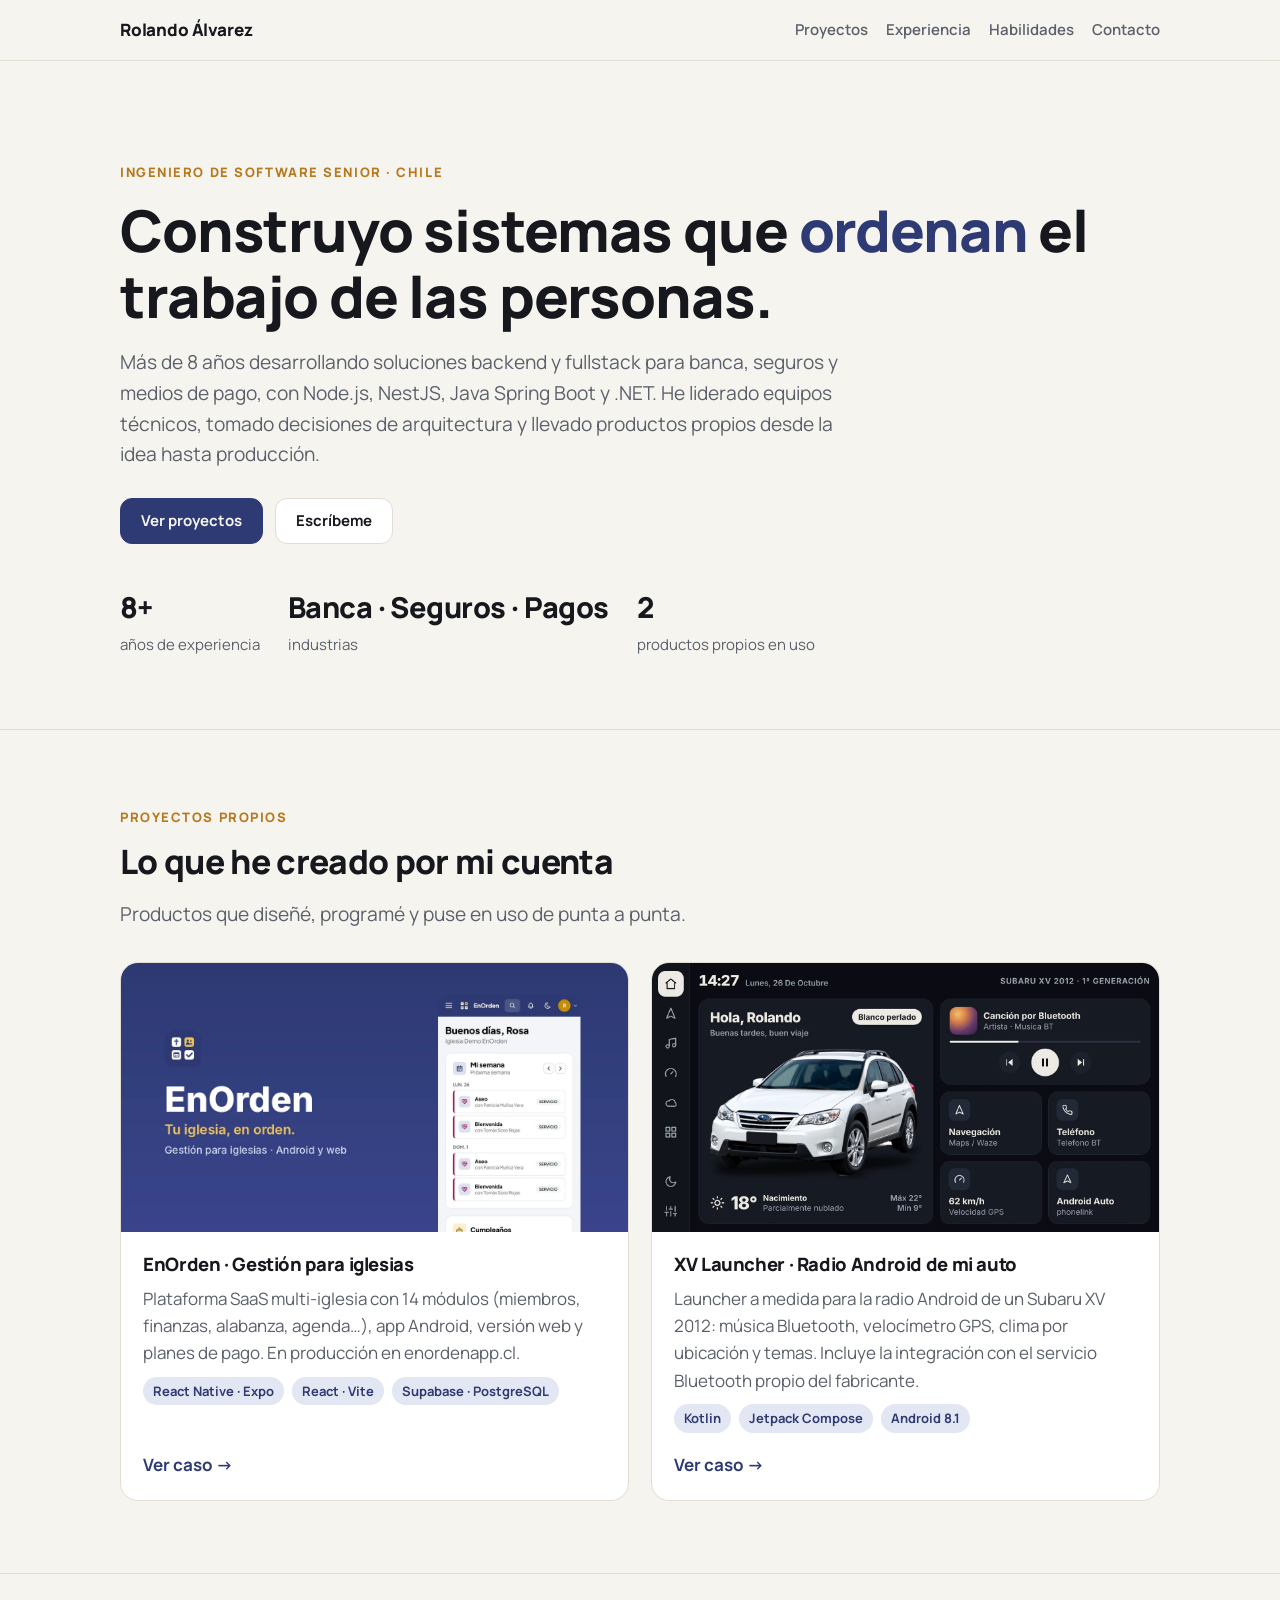
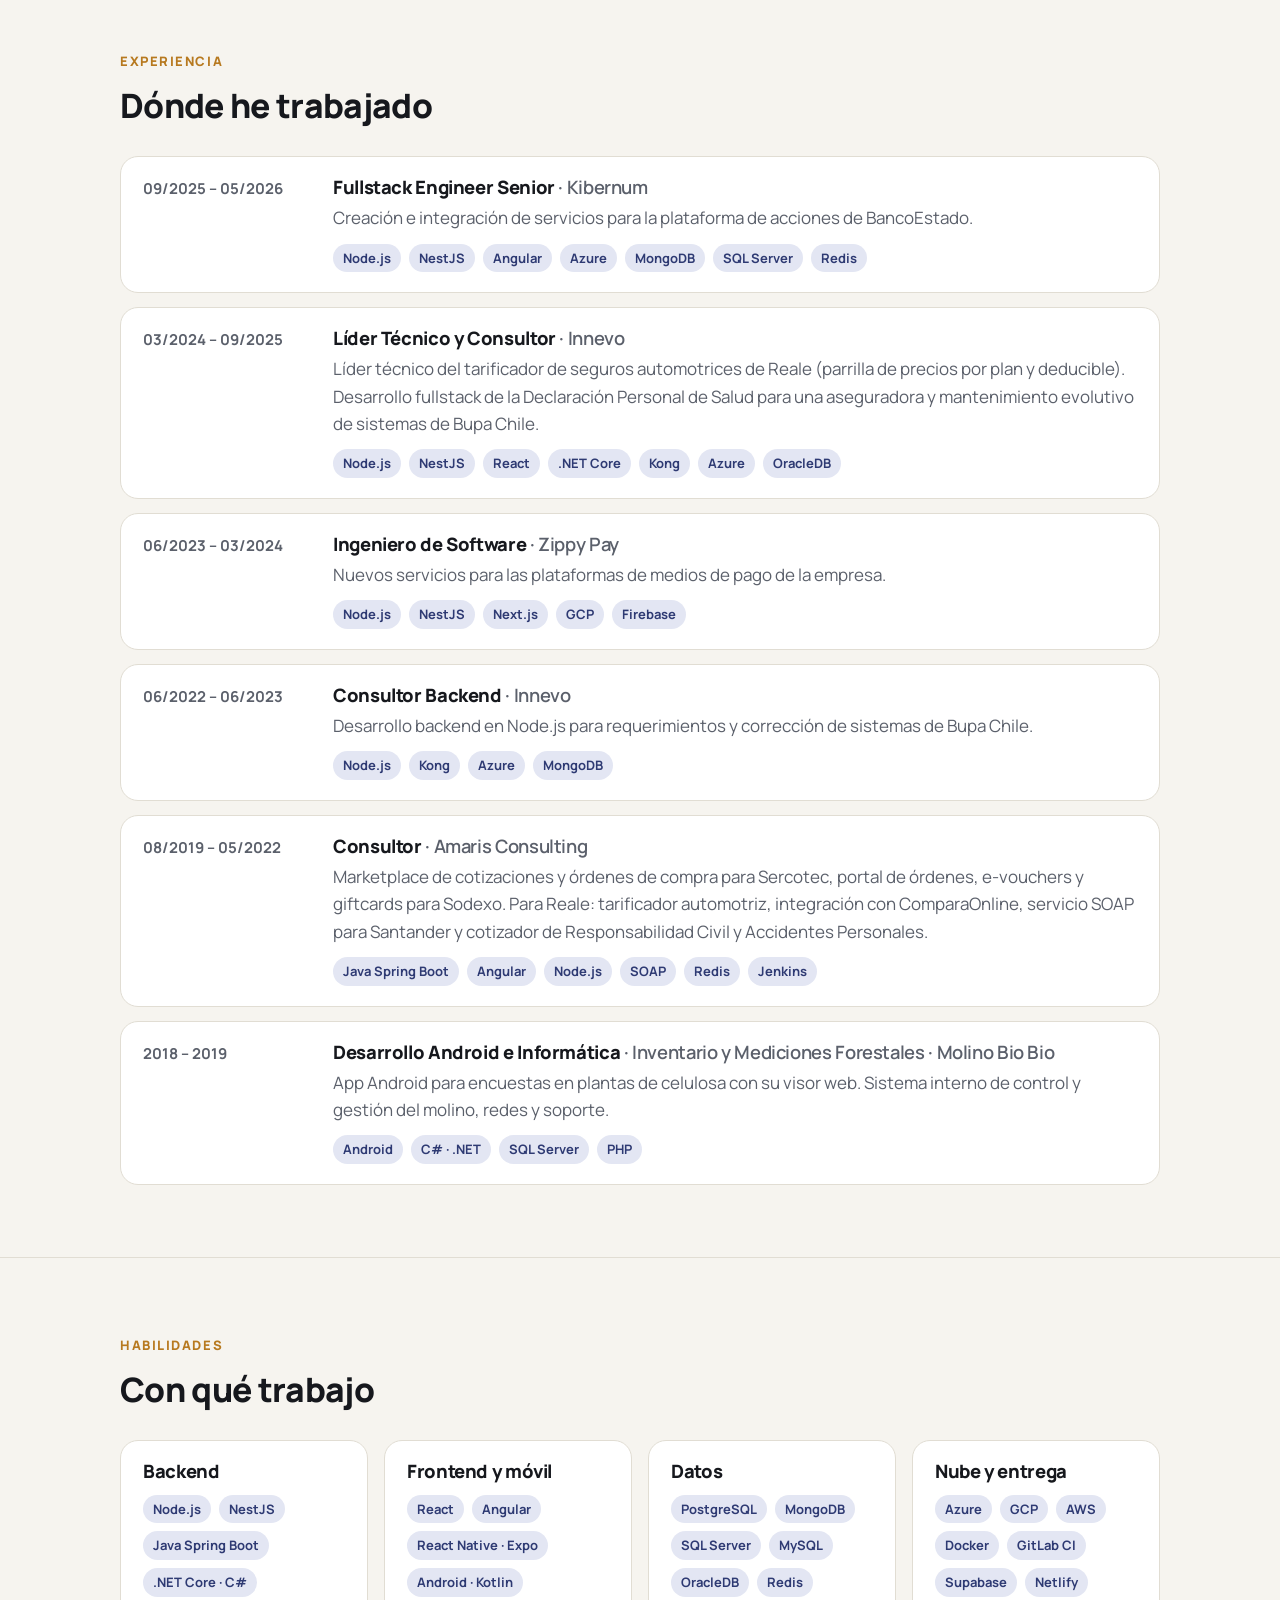
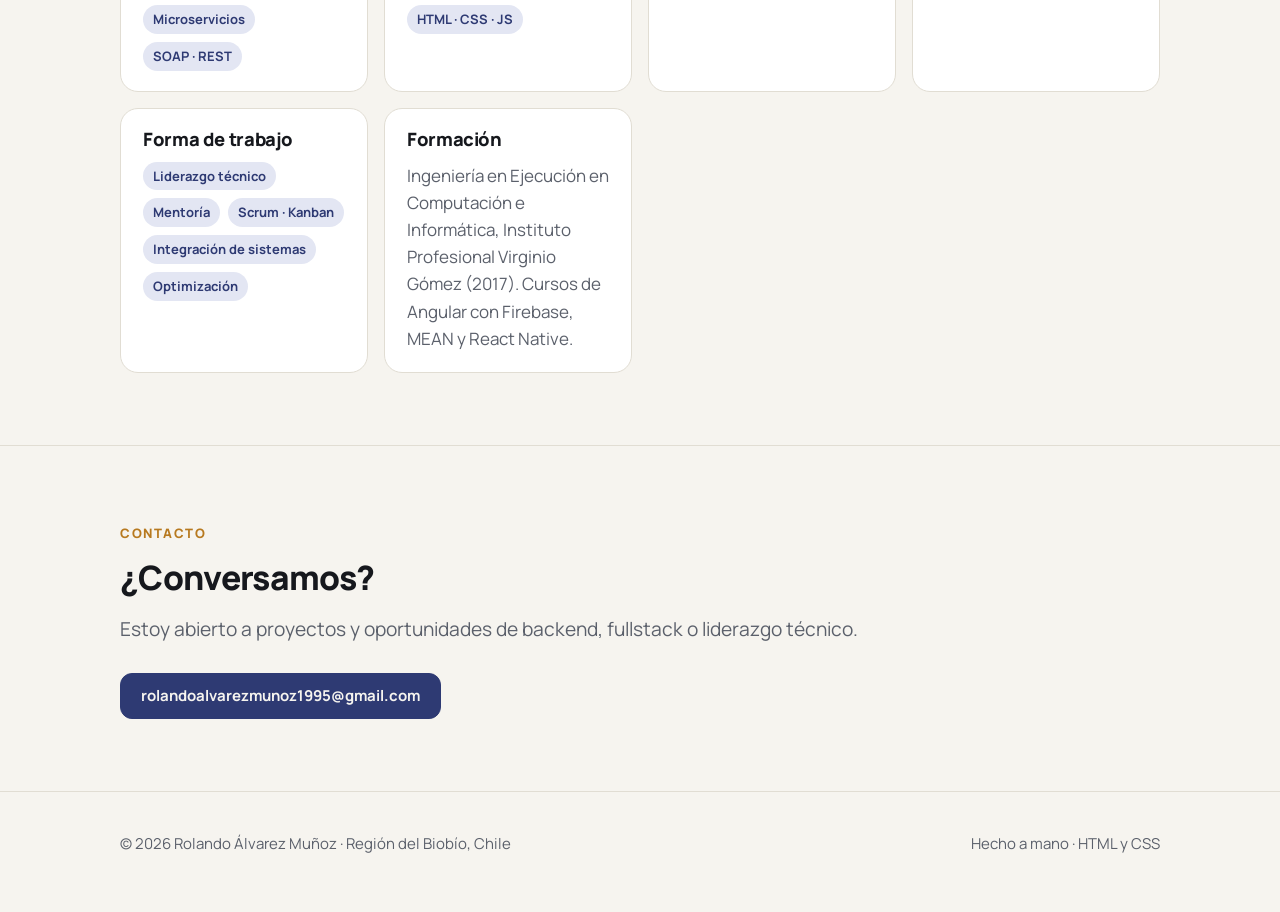
<file: index.html>
<!doctype html>
<html lang="es">
<head>
<meta charset="utf-8">
<meta name="viewport" content="width=device-width, initial-scale=1">
<title>Rolando Álvarez · Ingeniero de Software</title>
<meta name="description" content="Portafolio de Rolando Álvarez Muñoz, Ingeniero de Software Senior: backend con Node.js, Java Spring Boot y .NET, y proyectos propios como EnOrden y XV Launcher.">
<meta property="og:title" content="Rolando Álvarez · Ingeniero de Software">
<meta property="og:description" content="Backend, integración de sistemas y liderazgo técnico. Proyectos: EnOrden y XV Launcher.">
<meta property="og:image" content="assets/img/xv/main.webp">
<link rel="preconnect" href="https://fonts.googleapis.com">
<link rel="preconnect" href="https://fonts.gstatic.com" crossorigin>
<link href="https://fonts.googleapis.com/css2?family=Manrope:wght@400;600;700;800&display=swap" rel="stylesheet">
<link rel="stylesheet" href="assets/estilo.css">
</head>
<body>

<header class="top">
  <div class="wrap">
    <a class="brand" href="#">Rolando Álvarez</a>
    <nav aria-label="Secciones">
      <a href="#proyectos">Proyectos</a>
      <a href="#experiencia">Experiencia</a>
      <a href="#habilidades">Habilidades</a>
      <a href="#contacto">Contacto</a>
    </nav>
  </div>
</header>

<main>
  <section class="hero">
    <div class="wrap">
      <span class="eyebrow">Ingeniero de Software Senior · Chile</span>
      <h1>Construyo sistemas que <span>ordenan</span> el trabajo de las personas.</h1>
      <p class="lead">
        Más de 8 años desarrollando soluciones backend y fullstack para banca, seguros y medios de pago,
        con Node.js, NestJS, Java Spring Boot y .NET. He liderado equipos técnicos, tomado decisiones de
        arquitectura y llevado productos propios desde la idea hasta producción.
      </p>
      <div class="actions">
        <a class="btn primary" href="#proyectos">Ver proyectos</a>
        <a class="btn" href="mailto:rolandoalvarezmunoz1995@gmail.com">Escríbeme</a>
      </div>
      <div class="facts">
        <div><strong>8+</strong><span>años de experiencia</span></div>
        <div><strong>Banca · Seguros · Pagos</strong><span>industrias</span></div>
        <div><strong>2</strong><span>productos propios en uso</span></div>
      </div>
    </div>
  </section>

  <section id="proyectos">
    <div class="wrap">
      <span class="eyebrow">Proyectos propios</span>
      <h2>Lo que he creado por mi cuenta</h2>
      <p class="lead">Productos que diseñé, programé y puse en uso de punta a punta.</p>
      <div class="projects">
        <a class="card" href="proyectos/enorden.html">
          <div class="shot"><img src="assets/img/enorden/tarjeta.webp" alt="EnOrden, gestión para iglesias" loading="lazy"></div>
          <div class="body">
            <h3>EnOrden · Gestión para iglesias</h3>
            <p>Plataforma SaaS multi-iglesia con 14 módulos (miembros, finanzas, alabanza, agenda…), app Android, versión web y planes de pago. En producción en enordenapp.cl.</p>
            <div class="tags"><span class="tag">React Native · Expo</span><span class="tag">React · Vite</span><span class="tag">Supabase · PostgreSQL</span></div>
            <span class="more">Ver caso →</span>
          </div>
        </a>
        <a class="card" href="proyectos/xv-launcher.html">
          <div class="shot"><img src="assets/img/xv/main.webp" alt="Pantalla de inicio de XV Launcher" loading="lazy"></div>
          <div class="body">
            <h3>XV Launcher · Radio Android de mi auto</h3>
            <p>Launcher a medida para la radio Android de un Subaru XV 2012: música Bluetooth, velocímetro GPS, clima por ubicación y temas. Incluye la integración con el servicio Bluetooth propio del fabricante.</p>
            <div class="tags"><span class="tag">Kotlin</span><span class="tag">Jetpack Compose</span><span class="tag">Android 8.1</span></div>
            <span class="more">Ver caso →</span>
          </div>
        </a>
      </div>
    </div>
  </section>

  <section id="experiencia">
    <div class="wrap">
      <span class="eyebrow">Experiencia</span>
      <h2>Dónde he trabajado</h2>
      <div class="timeline">
        <article class="job">
          <div class="when">09/2025 – 05/2026</div>
          <div>
            <h3>Fullstack Engineer Senior <span>· Kibernum</span></h3>
            <p>Creación e integración de servicios para la plataforma de acciones de BancoEstado.</p>
            <div class="tags"><span class="tag">Node.js</span><span class="tag">NestJS</span><span class="tag">Angular</span><span class="tag">Azure</span><span class="tag">MongoDB</span><span class="tag">SQL Server</span><span class="tag">Redis</span></div>
          </div>
        </article>
        <article class="job">
          <div class="when">03/2024 – 09/2025</div>
          <div>
            <h3>Líder Técnico y Consultor <span>· Innevo</span></h3>
            <p>Líder técnico del tarificador de seguros automotrices de Reale (parrilla de precios por plan y deducible). Desarrollo fullstack de la Declaración Personal de Salud para una aseguradora y mantenimiento evolutivo de sistemas de Bupa Chile.</p>
            <div class="tags"><span class="tag">Node.js</span><span class="tag">NestJS</span><span class="tag">React</span><span class="tag">.NET Core</span><span class="tag">Kong</span><span class="tag">Azure</span><span class="tag">OracleDB</span></div>
          </div>
        </article>
        <article class="job">
          <div class="when">06/2023 – 03/2024</div>
          <div>
            <h3>Ingeniero de Software <span>· Zippy Pay</span></h3>
            <p>Nuevos servicios para las plataformas de medios de pago de la empresa.</p>
            <div class="tags"><span class="tag">Node.js</span><span class="tag">NestJS</span><span class="tag">Next.js</span><span class="tag">GCP</span><span class="tag">Firebase</span></div>
          </div>
        </article>
        <article class="job">
          <div class="when">06/2022 – 06/2023</div>
          <div>
            <h3>Consultor Backend <span>· Innevo</span></h3>
            <p>Desarrollo backend en Node.js para requerimientos y corrección de sistemas de Bupa Chile.</p>
            <div class="tags"><span class="tag">Node.js</span><span class="tag">Kong</span><span class="tag">Azure</span><span class="tag">MongoDB</span></div>
          </div>
        </article>
        <article class="job">
          <div class="when">08/2019 – 05/2022</div>
          <div>
            <h3>Consultor <span>· Amaris Consulting</span></h3>
            <p>Marketplace de cotizaciones y órdenes de compra para Sercotec, portal de órdenes, e-vouchers y giftcards para Sodexo. Para Reale: tarificador automotriz, integración con ComparaOnline, servicio SOAP para Santander y cotizador de Responsabilidad Civil y Accidentes Personales.</p>
            <div class="tags"><span class="tag">Java Spring Boot</span><span class="tag">Angular</span><span class="tag">Node.js</span><span class="tag">SOAP</span><span class="tag">Redis</span><span class="tag">Jenkins</span></div>
          </div>
        </article>
        <article class="job">
          <div class="when">2018 – 2019</div>
          <div>
            <h3>Desarrollo Android e Informática <span>· Inventario y Mediciones Forestales · Molino Bio Bio</span></h3>
            <p>App Android para encuestas en plantas de celulosa con su visor web. Sistema interno de control y gestión del molino, redes y soporte.</p>
            <div class="tags"><span class="tag">Android</span><span class="tag">C# · .NET</span><span class="tag">SQL Server</span><span class="tag">PHP</span></div>
          </div>
        </article>
      </div>
    </div>
  </section>

  <section id="habilidades">
    <div class="wrap">
      <span class="eyebrow">Habilidades</span>
      <h2>Con qué trabajo</h2>
      <div class="skills">
        <div class="skill"><h3>Backend</h3><div class="tags"><span class="tag">Node.js</span><span class="tag">NestJS</span><span class="tag">Java Spring Boot</span><span class="tag">.NET Core · C#</span><span class="tag">Microservicios</span><span class="tag">SOAP · REST</span></div></div>
        <div class="skill"><h3>Frontend y móvil</h3><div class="tags"><span class="tag">React</span><span class="tag">Angular</span><span class="tag">React Native · Expo</span><span class="tag">Android · Kotlin</span><span class="tag">HTML · CSS · JS</span></div></div>
        <div class="skill"><h3>Datos</h3><div class="tags"><span class="tag">PostgreSQL</span><span class="tag">MongoDB</span><span class="tag">SQL Server</span><span class="tag">MySQL</span><span class="tag">OracleDB</span><span class="tag">Redis</span></div></div>
        <div class="skill"><h3>Nube y entrega</h3><div class="tags"><span class="tag">Azure</span><span class="tag">GCP</span><span class="tag">AWS</span><span class="tag">Docker</span><span class="tag">GitLab CI</span><span class="tag">Supabase</span><span class="tag">Netlify</span></div></div>
        <div class="skill"><h3>Forma de trabajo</h3><div class="tags"><span class="tag">Liderazgo técnico</span><span class="tag">Mentoría</span><span class="tag">Scrum · Kanban</span><span class="tag">Integración de sistemas</span><span class="tag">Optimización</span></div></div>
        <div class="skill"><h3>Formación</h3><p style="color:var(--muted)">Ingeniería en Ejecución en Computación e Informática, Instituto Profesional Virginio Gómez (2017). Cursos de Angular con Firebase, MEAN y React Native.</p></div>
      </div>
    </div>
  </section>

  <section id="contacto">
    <div class="wrap">
      <span class="eyebrow">Contacto</span>
      <h2>¿Conversamos?</h2>
      <p class="lead">Estoy abierto a proyectos y oportunidades de backend, fullstack o liderazgo técnico.</p>
      <div class="actions">
        <a class="btn primary" href="mailto:rolandoalvarezmunoz1995@gmail.com">rolandoalvarezmunoz1995@gmail.com</a>
        <!-- Agrega aquí tu GitHub o LinkedIn:
        <a class="btn" href="https://github.com/TU-USUARIO">GitHub</a>
        <a class="btn" href="https://www.linkedin.com/in/TU-PERFIL">LinkedIn</a> -->
      </div>
    </div>
  </section>
</main>

<footer>
  <div class="wrap">
    <span>© 2026 Rolando Álvarez Muñoz · Región del Biobío, Chile</span>
    <span>Hecho a mano · HTML y CSS</span>
  </div>
</footer>
</body>
</html>
</file>
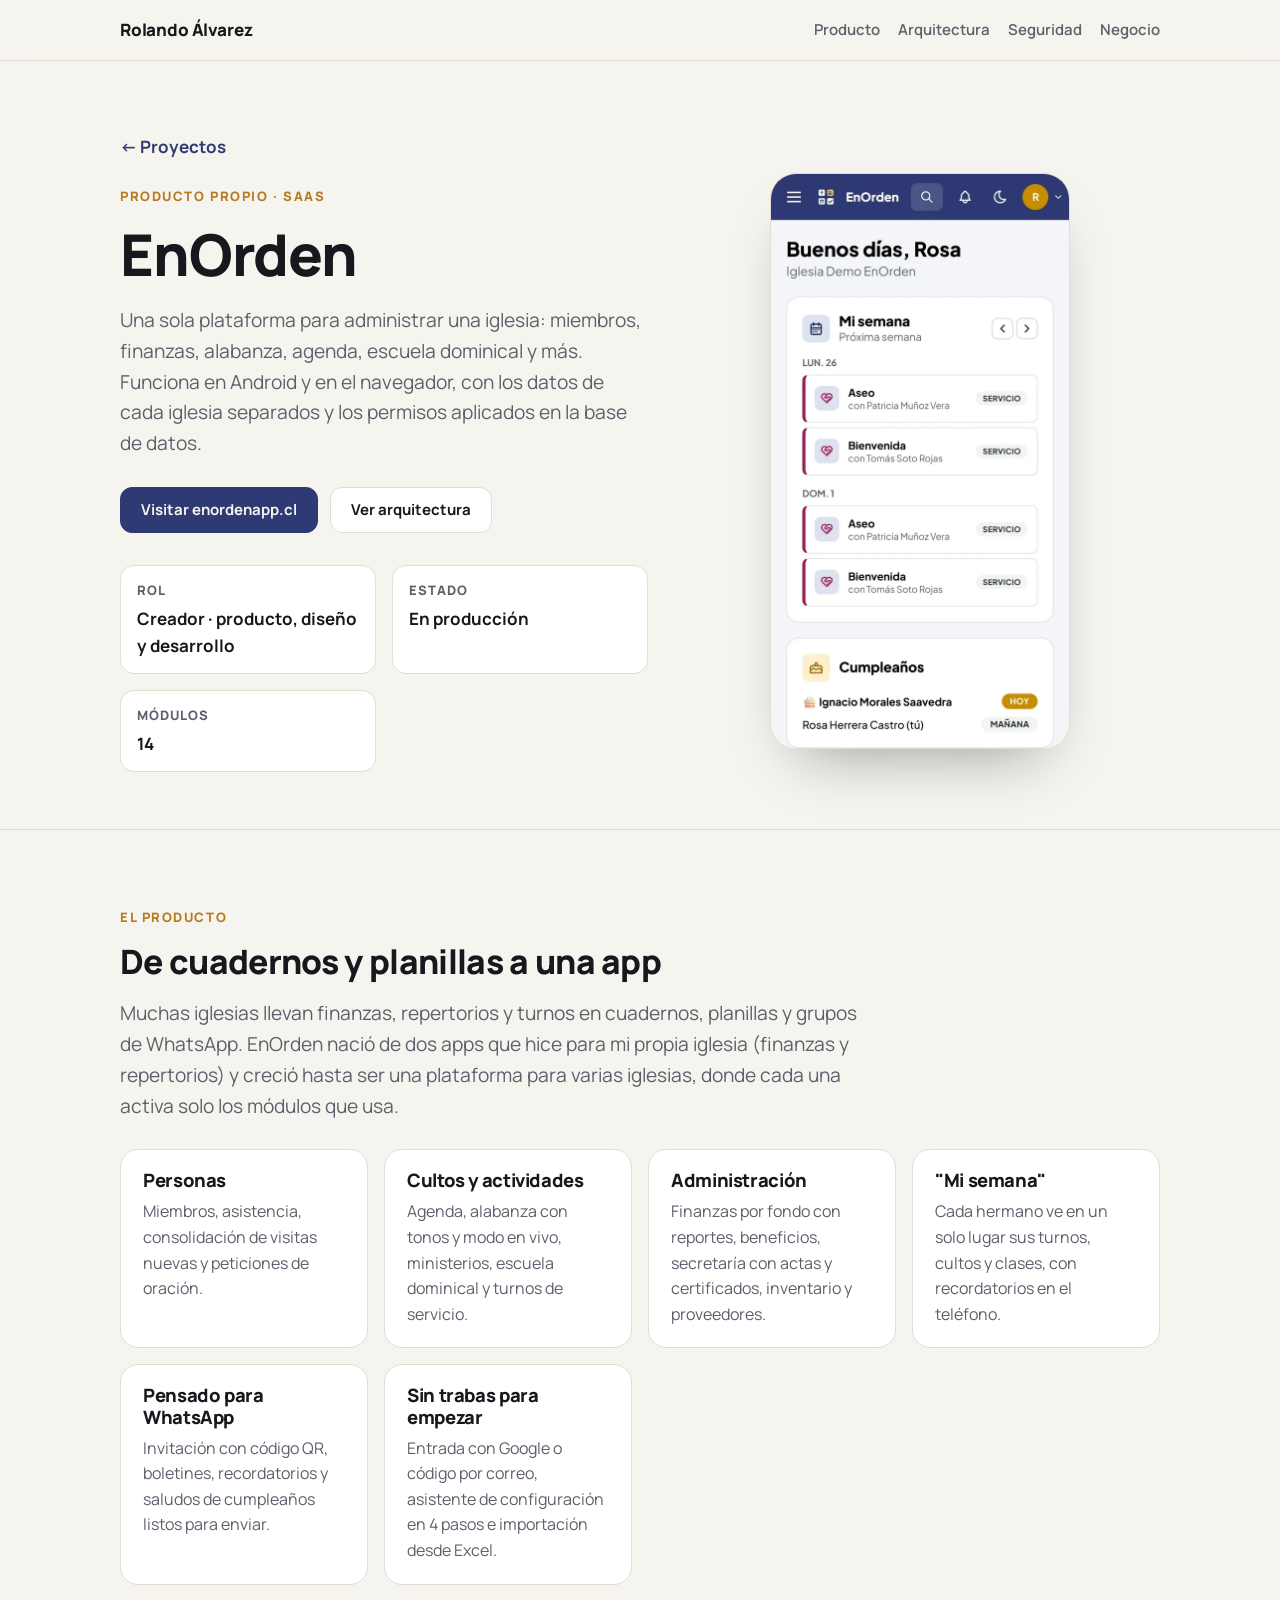
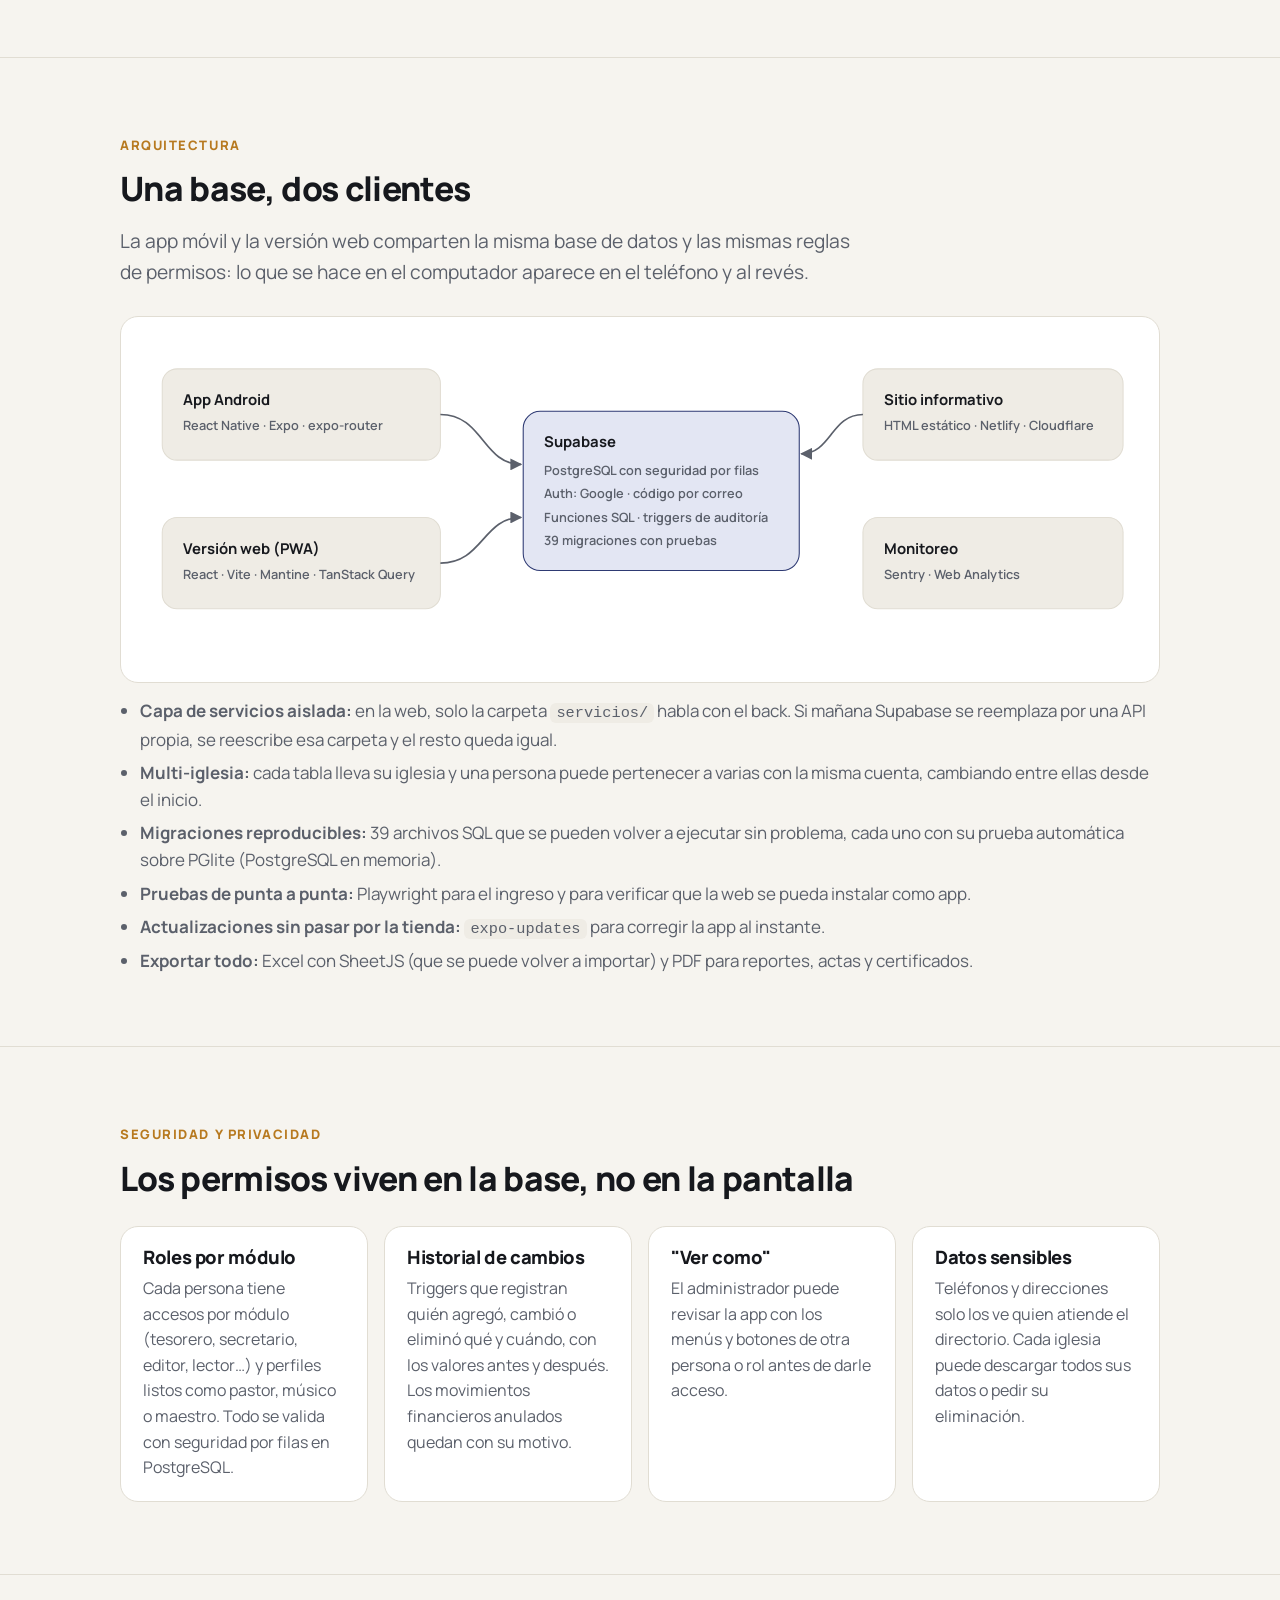
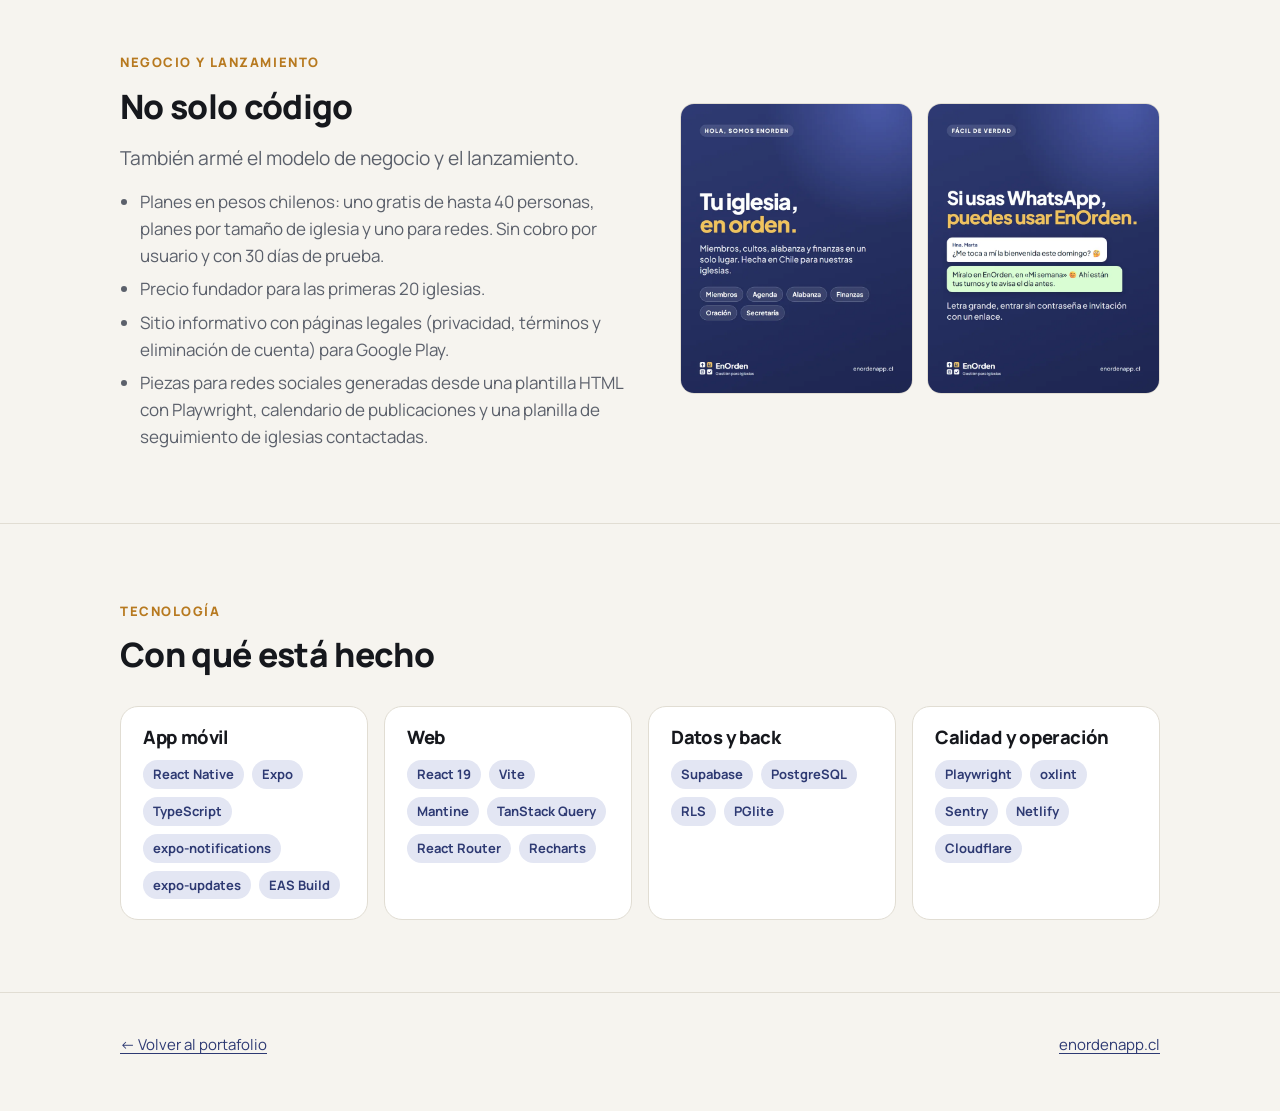
<file: proyectos/enorden.html>
<!doctype html>
<html lang="es">
<head>
<meta charset="utf-8">
<meta name="viewport" content="width=device-width, initial-scale=1">
<title>EnOrden · Rolando Álvarez</title>
<meta name="description" content="EnOrden: plataforma SaaS chilena de gestión para iglesias, con app Android (Expo), versión web (React) y base de datos Supabase con seguridad por filas.">
<meta property="og:image" content="../assets/img/enorden/tarjeta.webp">
<link rel="preconnect" href="https://fonts.googleapis.com">
<link rel="preconnect" href="https://fonts.gstatic.com" crossorigin>
<link href="https://fonts.googleapis.com/css2?family=Manrope:wght@400;600;700;800&display=swap" rel="stylesheet">
<link rel="stylesheet" href="../assets/estilo.css">
</head>
<body>

<header class="top">
  <div class="wrap">
    <a class="brand" href="../index.html">Rolando Álvarez</a>
    <nav aria-label="Secciones">
      <a href="#producto">Producto</a>
      <a href="#arquitectura">Arquitectura</a>
      <a href="#seguridad">Seguridad</a>
      <a href="#negocio">Negocio</a>
    </nav>
  </div>
</header>

<main>
  <section class="p-hero">
    <div class="wrap split">
      <div>
        <a class="back" href="../index.html#proyectos">← Proyectos</a>
        <span class="eyebrow" style="display:block">Producto propio · SaaS</span>
        <h1>EnOrden</h1>
        <p class="lead">
          Una sola plataforma para administrar una iglesia: miembros, finanzas, alabanza, agenda,
          escuela dominical y más. Funciona en Android y en el navegador, con los datos de cada iglesia
          separados y los permisos aplicados en la base de datos.
        </p>
        <div class="actions">
          <a class="btn primary" href="https://enordenapp.cl" target="_blank" rel="noopener">Visitar enordenapp.cl</a>
          <a class="btn" href="#arquitectura">Ver arquitectura</a>
        </div>
        <dl class="meta">
          <div><dt>Rol</dt><dd>Creador · producto, diseño y desarrollo</dd></div>
          <div><dt>Estado</dt><dd>En producción</dd></div>
          <div><dt>Módulos</dt><dd>14</dd></div>
        </dl>
      </div>
      <div class="phone"><img src="../assets/img/enorden/app-inicio.webp" alt="Inicio de EnOrden: Mi semana con turnos y cumpleaños" width="600" height="1154"></div>
    </div>
  </section>

  <section id="producto">
    <div class="wrap">
      <span class="eyebrow">El producto</span>
      <h2>De cuadernos y planillas a una app</h2>
      <p class="lead">
        Muchas iglesias llevan finanzas, repertorios y turnos en cuadernos, planillas y grupos de
        WhatsApp. EnOrden nació de dos apps que hice para mi propia iglesia (finanzas y repertorios)
        y creció hasta ser una plataforma para varias iglesias, donde cada una activa solo los
        módulos que usa.
      </p>
      <div class="features">
        <div class="feature"><h3>Personas</h3><p>Miembros, asistencia, consolidación de visitas nuevas y peticiones de oración.</p></div>
        <div class="feature"><h3>Cultos y actividades</h3><p>Agenda, alabanza con tonos y modo en vivo, ministerios, escuela dominical y turnos de servicio.</p></div>
        <div class="feature"><h3>Administración</h3><p>Finanzas por fondo con reportes, beneficios, secretaría con actas y certificados, inventario y proveedores.</p></div>
        <div class="feature"><h3>"Mi semana"</h3><p>Cada hermano ve en un solo lugar sus turnos, cultos y clases, con recordatorios en el teléfono.</p></div>
        <div class="feature"><h3>Pensado para WhatsApp</h3><p>Invitación con código QR, boletines, recordatorios y saludos de cumpleaños listos para enviar.</p></div>
        <div class="feature"><h3>Sin trabas para empezar</h3><p>Entrada con Google o código por correo, asistente de configuración en 4 pasos e importación desde Excel.</p></div>
      </div>
    </div>
  </section>

  <section id="arquitectura">
    <div class="wrap">
      <span class="eyebrow">Arquitectura</span>
      <h2>Una base, dos clientes</h2>
      <p class="lead">La app móvil y la versión web comparten la misma base de datos y las mismas reglas de permisos: lo que se hace en el computador aparece en el teléfono y al revés.</p>
      <div class="diagram">
        <svg viewBox="0 0 940 300" role="img" aria-label="Diagrama: app Android y versión web se conectan a Supabase; el sitio informativo es estático">
          <defs><marker id="flecha" viewBox="0 0 10 10" refX="9" refY="5" markerWidth="7" markerHeight="7" orient="auto-start-reverse"><path d="M0 0 10 5 0 10z"/></marker></defs>
          <rect class="box" x="20" y="30" width="262" height="86" rx="14"/>
          <text x="40" y="64">App Android</text>
          <text class="sub" x="40" y="88">React Native · Expo · expo-router</text>
          <rect class="box" x="20" y="170" width="262" height="86" rx="14"/>
          <text x="40" y="204">Versión web (PWA)</text>
          <text class="sub" x="40" y="228">React · Vite · Mantine · TanStack Query</text>
          <rect class="box-a" x="360" y="70" width="260" height="150" rx="16"/>
          <text x="380" y="104">Supabase</text>
          <text class="sub" x="380" y="130">PostgreSQL con seguridad por filas</text>
          <text class="sub" x="380" y="152">Auth: Google · código por correo</text>
          <text class="sub" x="380" y="174">Funciones SQL · triggers de auditoría</text>
          <text class="sub" x="380" y="196">39 migraciones con pruebas</text>
          <rect class="box" x="680" y="30" width="245" height="86" rx="14"/>
          <text x="700" y="64">Sitio informativo</text>
          <text class="sub" x="700" y="88">HTML estático · Netlify · Cloudflare</text>
          <rect class="box" x="680" y="170" width="245" height="86" rx="14"/>
          <text x="700" y="204">Monitoreo</text>
          <text class="sub" x="700" y="228">Sentry · Web Analytics</text>
          <path class="arrow" d="M282 73 C322 73 322 120 358 120"/>
          <path class="arrow" d="M282 213 C322 213 322 170 358 170"/>
          <path class="arrow" d="M680 73 C650 73 650 110 622 110"/>
        </svg>
      </div>
      <ul class="plain">
        <li><strong>Capa de servicios aislada:</strong> en la web, solo la carpeta <code>servicios/</code> habla con el back. Si mañana Supabase se reemplaza por una API propia, se reescribe esa carpeta y el resto queda igual.</li>
        <li><strong>Multi-iglesia:</strong> cada tabla lleva su iglesia y una persona puede pertenecer a varias con la misma cuenta, cambiando entre ellas desde el inicio.</li>
        <li><strong>Migraciones reproducibles:</strong> 39 archivos SQL que se pueden volver a ejecutar sin problema, cada uno con su prueba automática sobre PGlite (PostgreSQL en memoria).</li>
        <li><strong>Pruebas de punta a punta:</strong> Playwright para el ingreso y para verificar que la web se pueda instalar como app.</li>
        <li><strong>Actualizaciones sin pasar por la tienda:</strong> <code>expo-updates</code> para corregir la app al instante.</li>
        <li><strong>Exportar todo:</strong> Excel con SheetJS (que se puede volver a importar) y PDF para reportes, actas y certificados.</li>
      </ul>
    </div>
  </section>

  <section id="seguridad">
    <div class="wrap">
      <span class="eyebrow">Seguridad y privacidad</span>
      <h2>Los permisos viven en la base, no en la pantalla</h2>
      <div class="features">
        <div class="feature"><h3>Roles por módulo</h3><p>Cada persona tiene accesos por módulo (tesorero, secretario, editor, lector…) y perfiles listos como pastor, músico o maestro. Todo se valida con seguridad por filas en PostgreSQL.</p></div>
        <div class="feature"><h3>Historial de cambios</h3><p>Triggers que registran quién agregó, cambió o eliminó qué y cuándo, con los valores antes y después. Los movimientos financieros anulados quedan con su motivo.</p></div>
        <div class="feature"><h3>"Ver como"</h3><p>El administrador puede revisar la app con los menús y botones de otra persona o rol antes de darle acceso.</p></div>
        <div class="feature"><h3>Datos sensibles</h3><p>Teléfonos y direcciones solo los ve quien atiende el directorio. Cada iglesia puede descargar todos sus datos o pedir su eliminación.</p></div>
      </div>
    </div>
  </section>

  <section id="negocio">
    <div class="wrap split">
      <div>
        <span class="eyebrow">Negocio y lanzamiento</span>
        <h2>No solo código</h2>
        <p class="lead">También armé el modelo de negocio y el lanzamiento.</p>
        <ul class="plain">
          <li>Planes en pesos chilenos: uno gratis de hasta 40 personas, planes por tamaño de iglesia y uno para redes. Sin cobro por usuario y con 30 días de prueba.</li>
          <li>Precio fundador para las primeras 20 iglesias.</li>
          <li>Sitio informativo con páginas legales (privacidad, términos y eliminación de cuenta) para Google Play.</li>
          <li>Piezas para redes sociales generadas desde una plantilla HTML con Playwright, calendario de publicaciones y una planilla de seguimiento de iglesias contactadas.</li>
        </ul>
      </div>
      <div class="posters">
        <img src="../assets/img/enorden/presentacion.webp" alt="Pieza de redes: Tu iglesia, en orden" loading="lazy" width="720" height="900">
        <img src="../assets/img/enorden/whatsapp.webp" alt="Pieza de redes: Si usas WhatsApp, puedes usar EnOrden" loading="lazy" width="720" height="900">
      </div>
    </div>
  </section>

  <section>
    <div class="wrap">
      <span class="eyebrow">Tecnología</span>
      <h2>Con qué está hecho</h2>
      <div class="skills">
        <div class="skill"><h3>App móvil</h3><div class="tags"><span class="tag">React Native</span><span class="tag">Expo</span><span class="tag">TypeScript</span><span class="tag">expo-notifications</span><span class="tag">expo-updates</span><span class="tag">EAS Build</span></div></div>
        <div class="skill"><h3>Web</h3><div class="tags"><span class="tag">React 19</span><span class="tag">Vite</span><span class="tag">Mantine</span><span class="tag">TanStack Query</span><span class="tag">React Router</span><span class="tag">Recharts</span></div></div>
        <div class="skill"><h3>Datos y back</h3><div class="tags"><span class="tag">Supabase</span><span class="tag">PostgreSQL</span><span class="tag">RLS</span><span class="tag">PGlite</span></div></div>
        <div class="skill"><h3>Calidad y operación</h3><div class="tags"><span class="tag">Playwright</span><span class="tag">oxlint</span><span class="tag">Sentry</span><span class="tag">Netlify</span><span class="tag">Cloudflare</span></div></div>
      </div>
    </div>
  </section>
</main>

<footer>
  <div class="wrap">
    <a href="../index.html">← Volver al portafolio</a>
    <a href="https://enordenapp.cl" target="_blank" rel="noopener">enordenapp.cl</a>
  </div>
</footer>
</body>
</html>
</file>
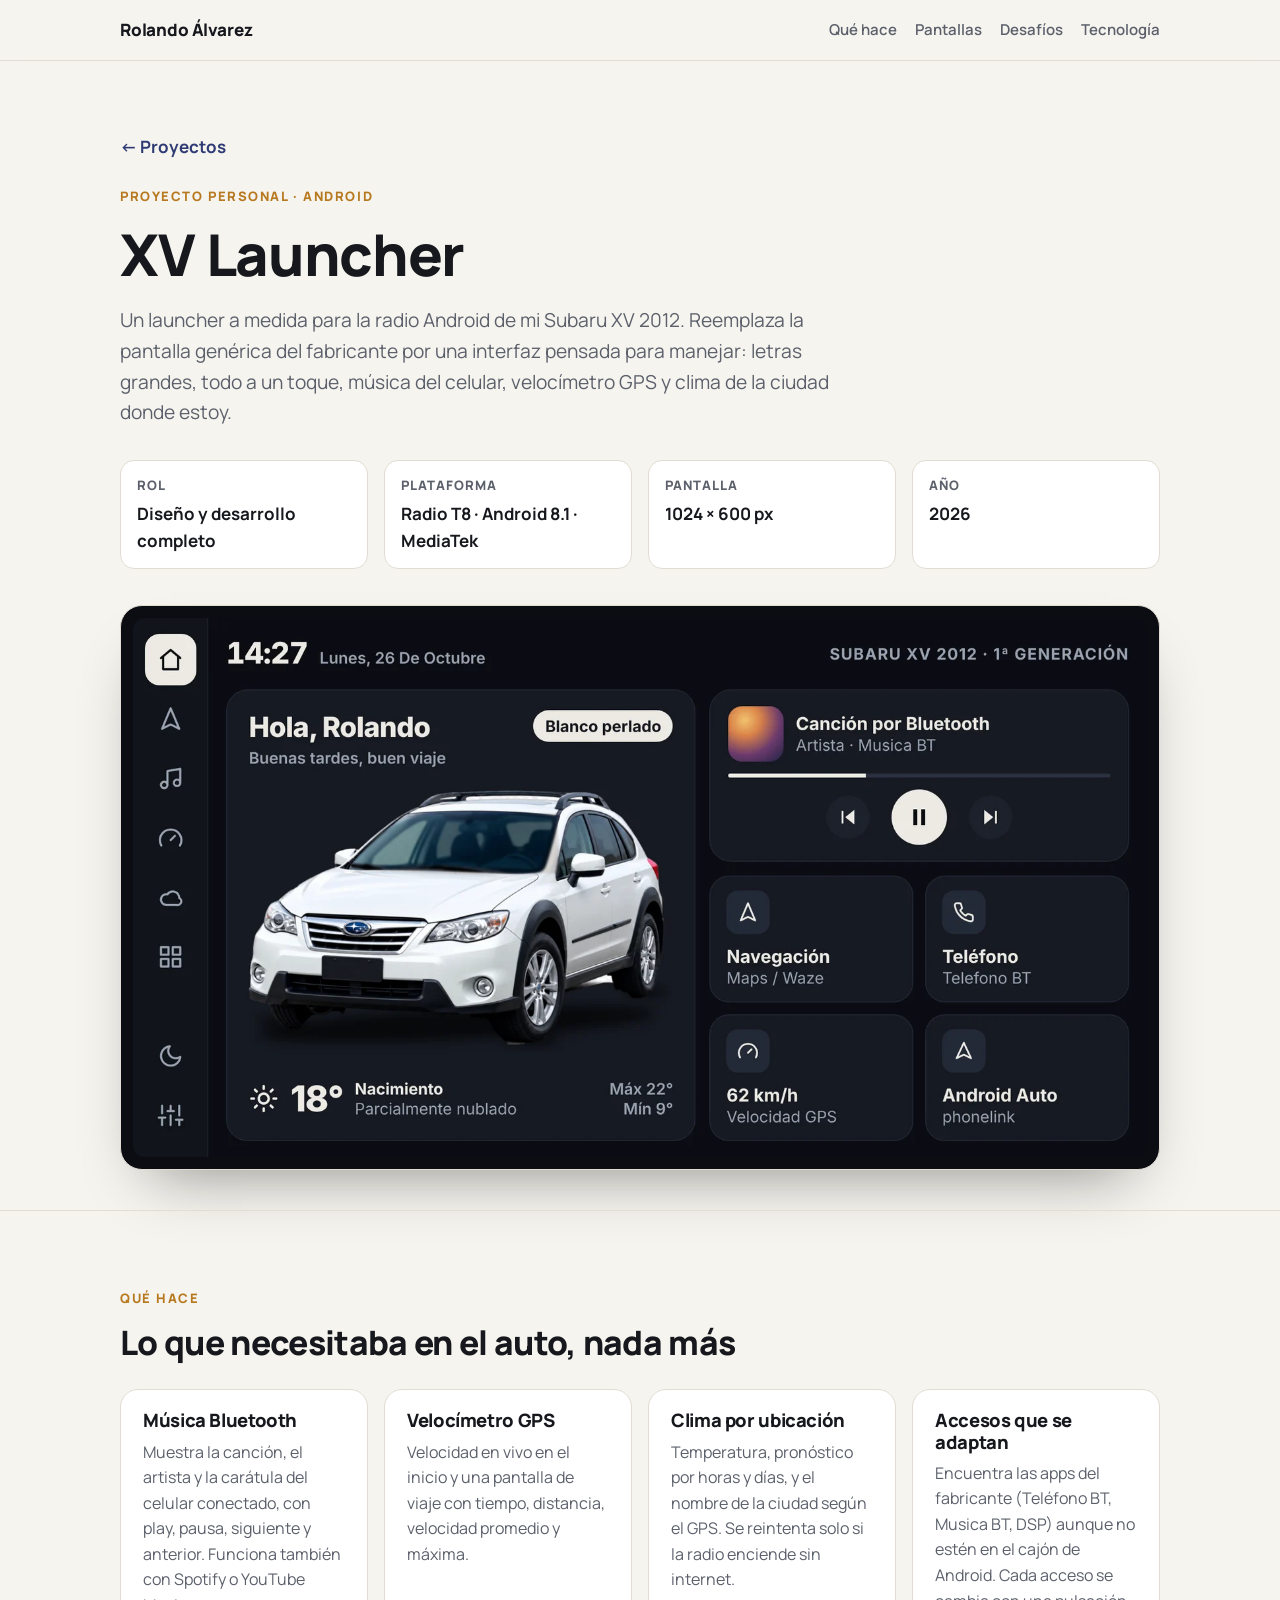
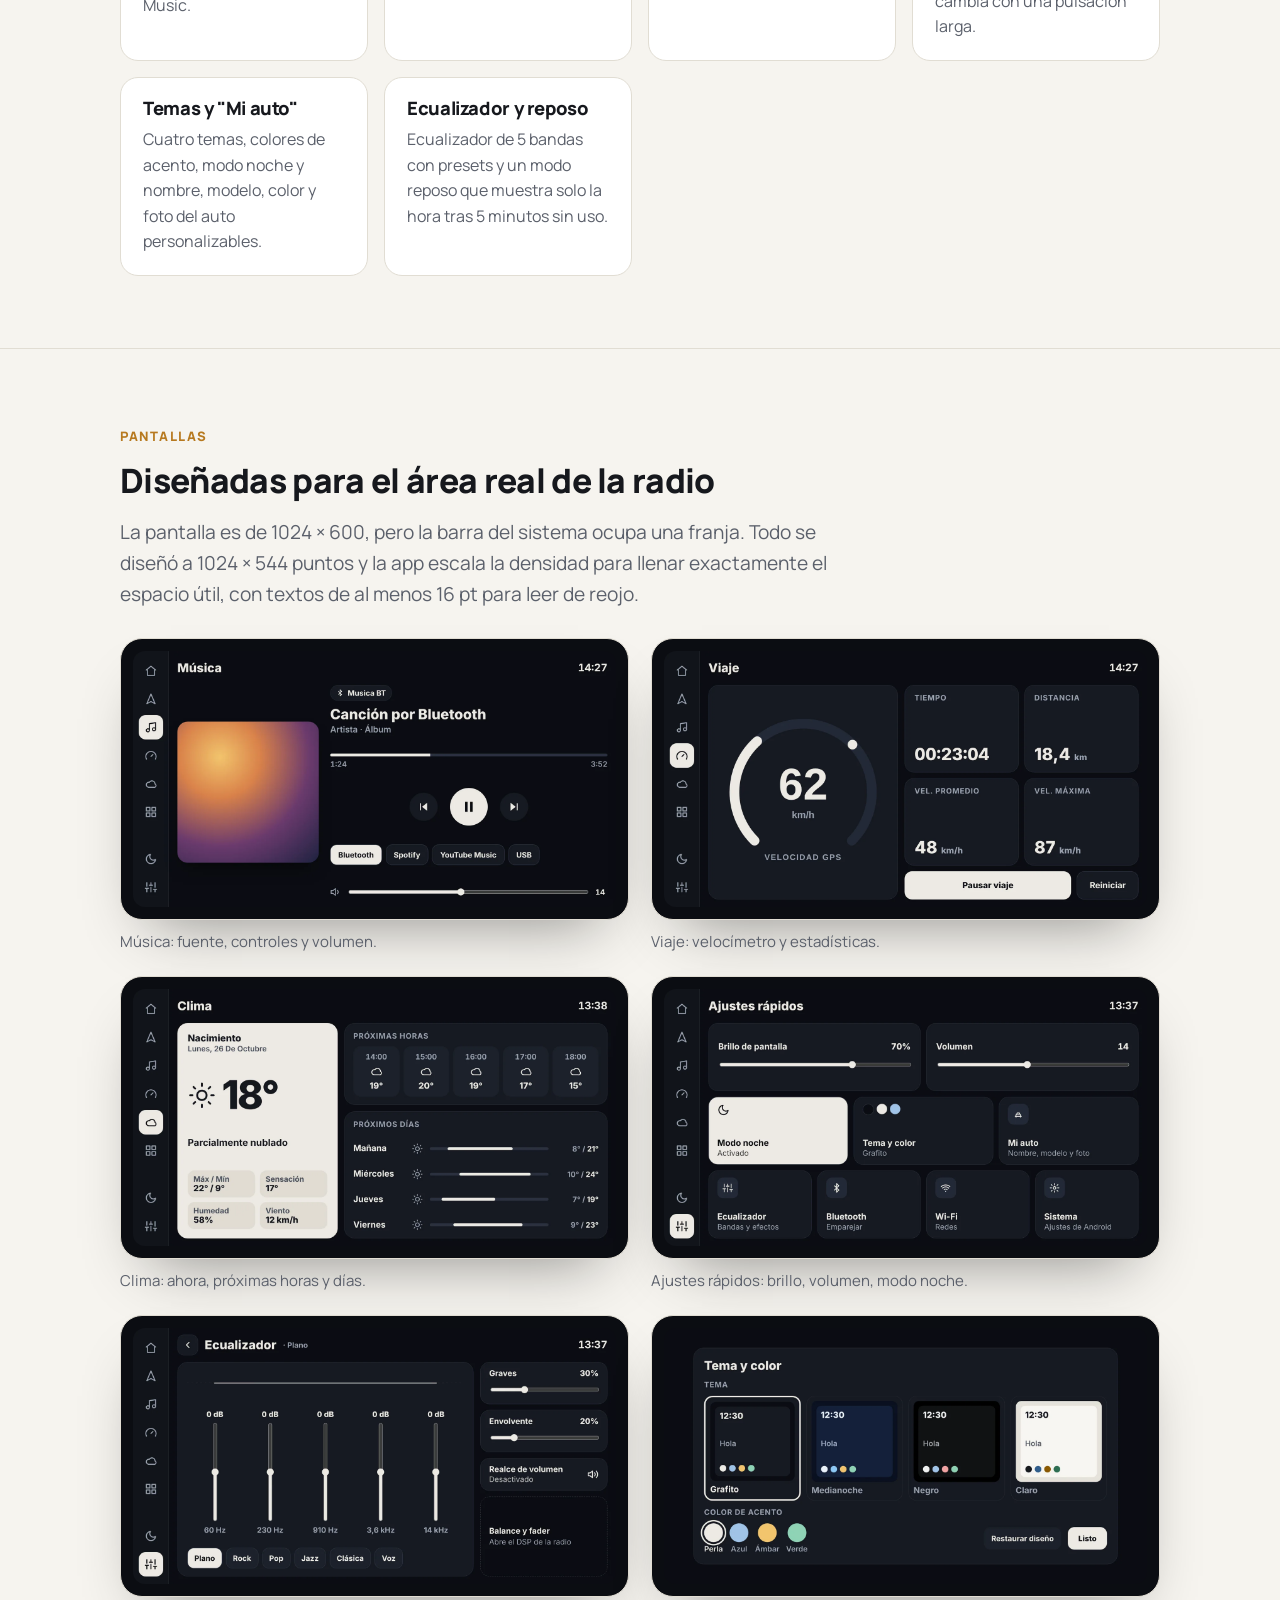
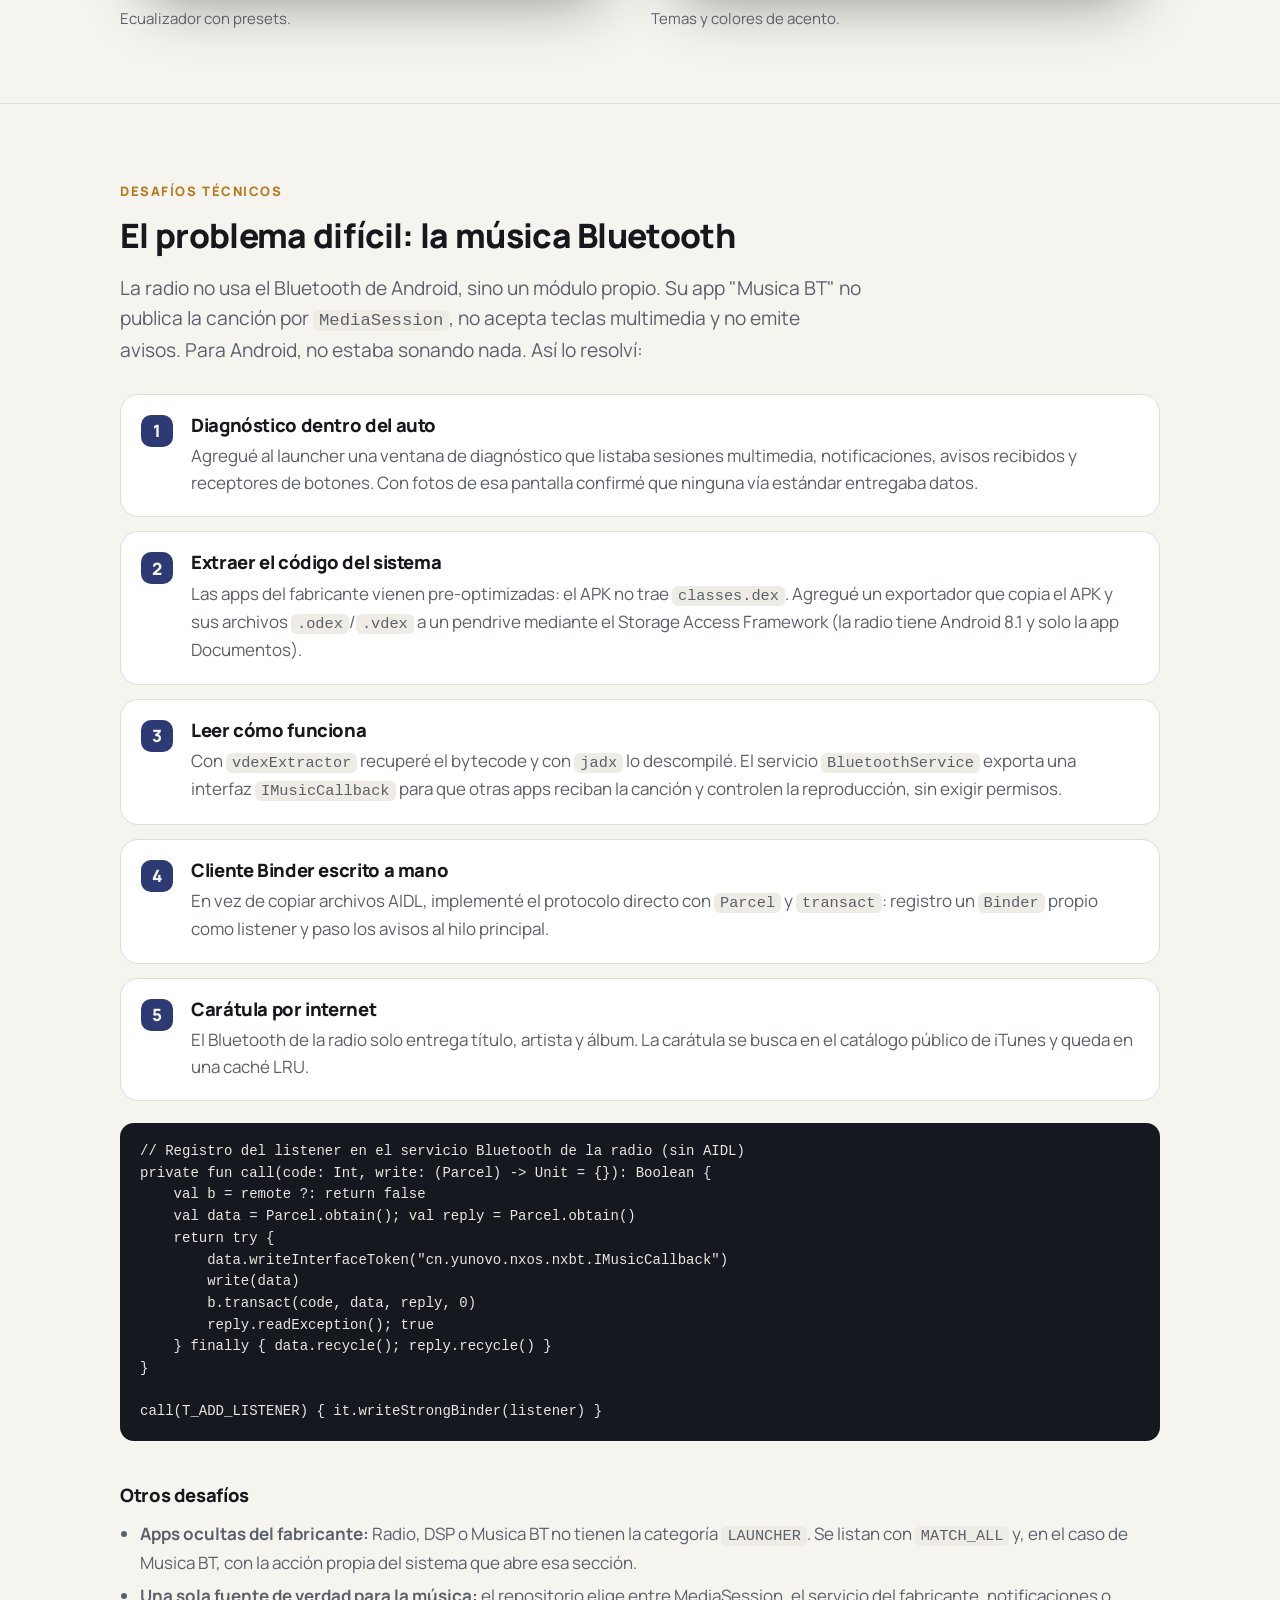
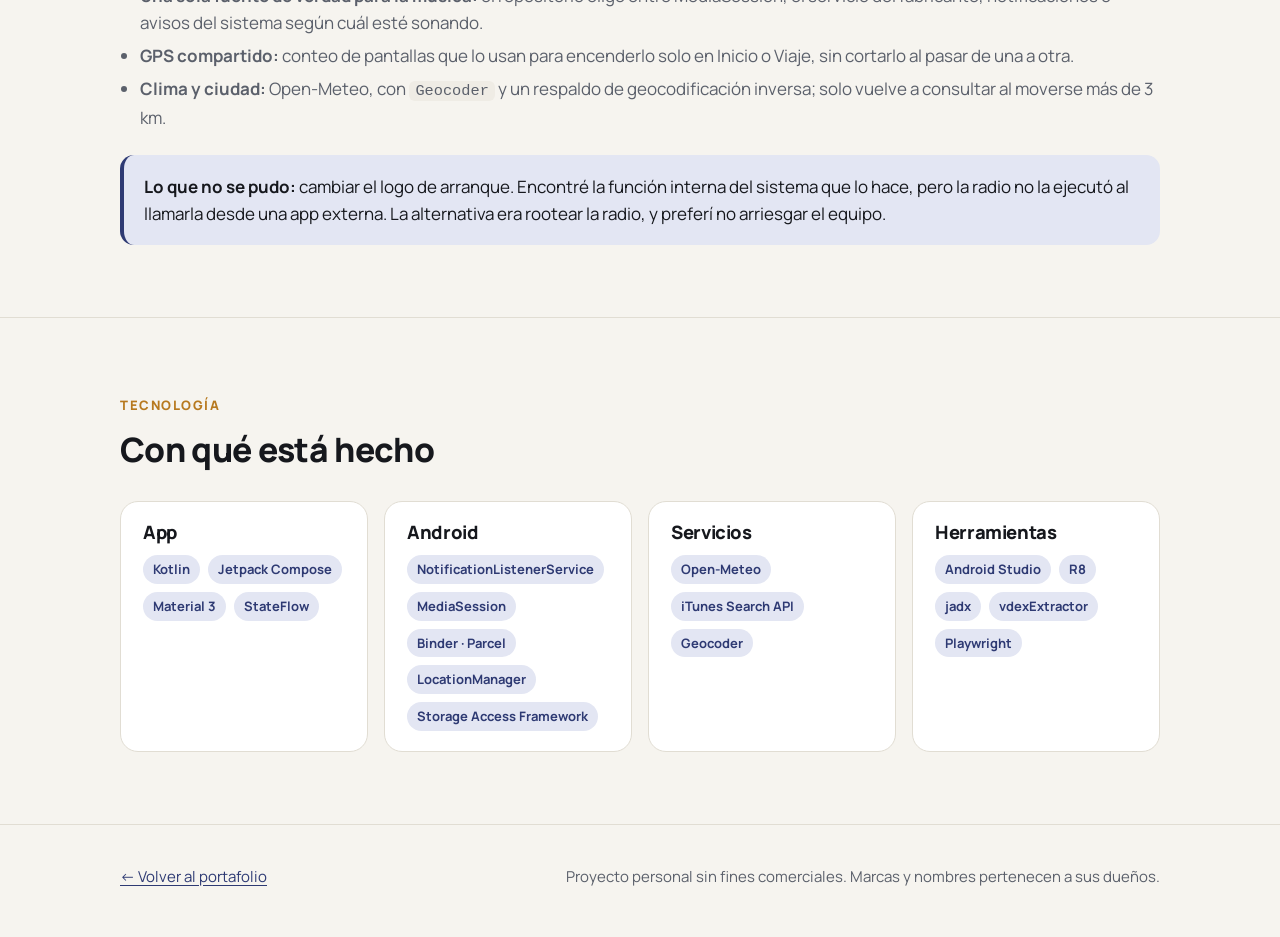
<file: proyectos/xv-launcher.html>
<!doctype html>
<html lang="es">
<head>
<meta charset="utf-8">
<meta name="viewport" content="width=device-width, initial-scale=1">
<title>XV Launcher · Rolando Álvarez</title>
<meta name="description" content="Launcher Android a medida para la radio de un Subaru XV 2012, hecho en Kotlin y Jetpack Compose, con integración al servicio Bluetooth propio del fabricante.">
<meta property="og:image" content="../assets/img/xv/main.webp">
<link rel="preconnect" href="https://fonts.googleapis.com">
<link rel="preconnect" href="https://fonts.gstatic.com" crossorigin>
<link href="https://fonts.googleapis.com/css2?family=Manrope:wght@400;600;700;800&display=swap" rel="stylesheet">
<link rel="stylesheet" href="../assets/estilo.css">
</head>
<body>

<header class="top">
  <div class="wrap">
    <a class="brand" href="../index.html">Rolando Álvarez</a>
    <nav aria-label="Secciones">
      <a href="#que-hace">Qué hace</a>
      <a href="#pantallas">Pantallas</a>
      <a href="#desafios">Desafíos</a>
      <a href="#stack">Tecnología</a>
    </nav>
  </div>
</header>

<main>
  <section class="p-hero">
    <div class="wrap">
      <a class="back" href="../index.html#proyectos">← Proyectos</a>
      <span class="eyebrow" style="display:block">Proyecto personal · Android</span>
      <h1>XV Launcher</h1>
      <p class="lead">
        Un launcher a medida para la radio Android de mi Subaru XV 2012. Reemplaza la pantalla genérica
        del fabricante por una interfaz pensada para manejar: letras grandes, todo a un toque, música del
        celular, velocímetro GPS y clima de la ciudad donde estoy.
      </p>
      <dl class="meta">
        <div><dt>Rol</dt><dd>Diseño y desarrollo completo</dd></div>
        <div><dt>Plataforma</dt><dd>Radio T8 · Android 8.1 · MediaTek</dd></div>
        <div><dt>Pantalla</dt><dd>1024 × 600 px</dd></div>
        <div><dt>Año</dt><dd>2026</dd></div>
      </dl>
      <div class="frame" style="margin-top:36px">
        <img src="../assets/img/xv/main.webp" alt="Pantalla de inicio: saludo, foto del auto, clima, música y accesos rápidos" width="1536" height="816">
      </div>
    </div>
  </section>

  <section id="que-hace">
    <div class="wrap">
      <span class="eyebrow">Qué hace</span>
      <h2>Lo que necesitaba en el auto, nada más</h2>
      <div class="features">
        <div class="feature"><h3>Música Bluetooth</h3><p>Muestra la canción, el artista y la carátula del celular conectado, con play, pausa, siguiente y anterior. Funciona también con Spotify o YouTube Music.</p></div>
        <div class="feature"><h3>Velocímetro GPS</h3><p>Velocidad en vivo en el inicio y una pantalla de viaje con tiempo, distancia, velocidad promedio y máxima.</p></div>
        <div class="feature"><h3>Clima por ubicación</h3><p>Temperatura, pronóstico por horas y días, y el nombre de la ciudad según el GPS. Se reintenta solo si la radio enciende sin internet.</p></div>
        <div class="feature"><h3>Accesos que se adaptan</h3><p>Encuentra las apps del fabricante (Teléfono BT, Musica BT, DSP) aunque no estén en el cajón de Android. Cada acceso se cambia con una pulsación larga.</p></div>
        <div class="feature"><h3>Temas y "Mi auto"</h3><p>Cuatro temas, colores de acento, modo noche y nombre, modelo, color y foto del auto personalizables.</p></div>
        <div class="feature"><h3>Ecualizador y reposo</h3><p>Ecualizador de 5 bandas con presets y un modo reposo que muestra solo la hora tras 5 minutos sin uso.</p></div>
      </div>
    </div>
  </section>

  <section id="pantallas">
    <div class="wrap">
      <span class="eyebrow">Pantallas</span>
      <h2>Diseñadas para el área real de la radio</h2>
      <p class="lead">La pantalla es de 1024 × 600, pero la barra del sistema ocupa una franja. Todo se diseñó a 1024 × 544 puntos y la app escala la densidad para llenar exactamente el espacio útil, con textos de al menos 16 pt para leer de reojo.</p>
      <div class="gallery">
        <figure><div class="frame"><img src="../assets/img/xv/musica.webp" alt="Pantalla Música" loading="lazy"></div><figcaption>Música: fuente, controles y volumen.</figcaption></figure>
        <figure><div class="frame"><img src="../assets/img/xv/viaje.webp" alt="Pantalla Viaje" loading="lazy"></div><figcaption>Viaje: velocímetro y estadísticas.</figcaption></figure>
        <figure><div class="frame"><img src="../assets/img/xv/clima.webp" alt="Pantalla Clima" loading="lazy"></div><figcaption>Clima: ahora, próximas horas y días.</figcaption></figure>
        <figure><div class="frame"><img src="../assets/img/xv/ajustes.webp" alt="Ajustes rápidos" loading="lazy"></div><figcaption>Ajustes rápidos: brillo, volumen, modo noche.</figcaption></figure>
        <figure><div class="frame"><img src="../assets/img/xv/ecualizador.webp" alt="Ecualizador" loading="lazy"></div><figcaption>Ecualizador con presets.</figcaption></figure>
        <figure><div class="frame"><img src="../assets/img/xv/temas.webp" alt="Tema y color" loading="lazy"></div><figcaption>Temas y colores de acento.</figcaption></figure>
      </div>
    </div>
  </section>

  <section id="desafios">
    <div class="wrap">
      <span class="eyebrow">Desafíos técnicos</span>
      <h2>El problema difícil: la música Bluetooth</h2>
      <p class="lead">
        La radio no usa el Bluetooth de Android, sino un módulo propio. Su app "Musica BT" no publica
        la canción por <code>MediaSession</code>, no acepta teclas multimedia y no emite avisos. Para
        Android, no estaba sonando nada. Así lo resolví:
      </p>
      <div class="steps">
        <div class="step"><h3>Diagnóstico dentro del auto</h3><p>Agregué al launcher una ventana de diagnóstico que listaba sesiones multimedia, notificaciones, avisos recibidos y receptores de botones. Con fotos de esa pantalla confirmé que ninguna vía estándar entregaba datos.</p></div>
        <div class="step"><h3>Extraer el código del sistema</h3><p>Las apps del fabricante vienen pre-optimizadas: el APK no trae <code>classes.dex</code>. Agregué un exportador que copia el APK y sus archivos <code>.odex</code>/<code>.vdex</code> a un pendrive mediante el Storage Access Framework (la radio tiene Android 8.1 y solo la app Documentos).</p></div>
        <div class="step"><h3>Leer cómo funciona</h3><p>Con <code>vdexExtractor</code> recuperé el bytecode y con <code>jadx</code> lo descompilé. El servicio <code>BluetoothService</code> exporta una interfaz <code>IMusicCallback</code> para que otras apps reciban la canción y controlen la reproducción, sin exigir permisos.</p></div>
        <div class="step"><h3>Cliente Binder escrito a mano</h3><p>En vez de copiar archivos AIDL, implementé el protocolo directo con <code>Parcel</code> y <code>transact</code>: registro un <code>Binder</code> propio como listener y paso los avisos al hilo principal.</p></div>
        <div class="step"><h3>Carátula por internet</h3><p>El Bluetooth de la radio solo entrega título, artista y álbum. La carátula se busca en el catálogo público de iTunes y queda en una caché LRU.</p></div>
      </div>
<pre><code>// Registro del listener en el servicio Bluetooth de la radio (sin AIDL)
private fun call(code: Int, write: (Parcel) -> Unit = {}): Boolean {
    val b = remote ?: return false
    val data = Parcel.obtain(); val reply = Parcel.obtain()
    return try {
        data.writeInterfaceToken("cn.yunovo.nxos.nxbt.IMusicCallback")
        write(data)
        b.transact(code, data, reply, 0)
        reply.readException(); true
    } finally { data.recycle(); reply.recycle() }
}

call(T_ADD_LISTENER) { it.writeStrongBinder(listener) }</code></pre>
      <h3 style="margin-top:44px">Otros desafíos</h3>
      <ul class="plain">
        <li><strong>Apps ocultas del fabricante:</strong> Radio, DSP o Musica BT no tienen la categoría <code>LAUNCHER</code>. Se listan con <code>MATCH_ALL</code> y, en el caso de Musica BT, con la acción propia del sistema que abre esa sección.</li>
        <li><strong>Una sola fuente de verdad para la música:</strong> el repositorio elige entre MediaSession, el servicio del fabricante, notificaciones o avisos del sistema según cuál esté sonando.</li>
        <li><strong>GPS compartido:</strong> conteo de pantallas que lo usan para encenderlo solo en Inicio o Viaje, sin cortarlo al pasar de una a otra.</li>
        <li><strong>Clima y ciudad:</strong> Open-Meteo, con <code>Geocoder</code> y un respaldo de geocodificación inversa; solo vuelve a consultar al moverse más de 3 km.</li>
      </ul>
      <div class="note"><strong>Lo que no se pudo:</strong> cambiar el logo de arranque. Encontré la función interna del sistema que lo hace, pero la radio no la ejecutó al llamarla desde una app externa. La alternativa era rootear la radio, y preferí no arriesgar el equipo.</div>
    </div>
  </section>

  <section id="stack">
    <div class="wrap">
      <span class="eyebrow">Tecnología</span>
      <h2>Con qué está hecho</h2>
      <div class="skills">
        <div class="skill"><h3>App</h3><div class="tags"><span class="tag">Kotlin</span><span class="tag">Jetpack Compose</span><span class="tag">Material 3</span><span class="tag">StateFlow</span></div></div>
        <div class="skill"><h3>Android</h3><div class="tags"><span class="tag">NotificationListenerService</span><span class="tag">MediaSession</span><span class="tag">Binder · Parcel</span><span class="tag">LocationManager</span><span class="tag">Storage Access Framework</span></div></div>
        <div class="skill"><h3>Servicios</h3><div class="tags"><span class="tag">Open-Meteo</span><span class="tag">iTunes Search API</span><span class="tag">Geocoder</span></div></div>
        <div class="skill"><h3>Herramientas</h3><div class="tags"><span class="tag">Android Studio</span><span class="tag">R8</span><span class="tag">jadx</span><span class="tag">vdexExtractor</span><span class="tag">Playwright</span></div></div>
      </div>
    </div>
  </section>
</main>

<footer>
  <div class="wrap">
    <a href="../index.html">← Volver al portafolio</a>
    <span>Proyecto personal sin fines comerciales. Marcas y nombres pertenecen a sus dueños.</span>
  </div>
</footer>
</body>
</html>
</file>
<file: assets/estilo.css>
/* Portafolio · Rolando Álvarez */
:root {
  --bg: #F6F4EF;
  --surface: #FFFFFF;
  --surface-2: #EFECE5;
  --line: #E1DDD3;
  --text: #16181D;
  --muted: #5B606B;
  --accent: #2E3A73;
  --accent-soft: #E3E6F3;
  --warm: #B7791F;
  --code-bg: #15181F;
  --code-text: #E9E6DF;
  --radius: 18px;
  --max: 1080px;
  color-scheme: light;
}
@media (prefers-color-scheme: dark) {
  :root:not([data-theme="light"]) {
    --bg: #0E1015;
    --surface: #161920;
    --surface-2: #1D2129;
    --line: #272C36;
    --text: #ECE9E2;
    --muted: #9CA3B0;
    --accent: #9DB0F2;
    --accent-soft: #1F2540;
    --warm: #F2C35B;
    --code-bg: #0A0C10;
    color-scheme: dark;
  }
}
:root[data-theme="dark"] {
  --bg: #0E1015; --surface: #161920; --surface-2: #1D2129; --line: #272C36;
  --text: #ECE9E2; --muted: #9CA3B0; --accent: #9DB0F2; --accent-soft: #1F2540;
  --warm: #F2C35B; --code-bg: #0A0C10; color-scheme: dark;
}

* { box-sizing: border-box; }
html { scroll-behavior: smooth; }
body {
  margin: 0;
  background: var(--bg);
  color: var(--text);
  font-family: "Manrope", system-ui, -apple-system, "Segoe UI", sans-serif;
  font-size: 17px;
  line-height: 1.6;
  -webkit-font-smoothing: antialiased;
}
img { max-width: 100%; height: auto; display: block; }
a { color: var(--accent); text-underline-offset: 3px; }
h1, h2, h3 { line-height: 1.15; letter-spacing: -0.02em; margin: 0; }
h1 { font-size: clamp(2.2rem, 5vw, 3.6rem); font-weight: 800; }
h2 { font-size: clamp(1.6rem, 3vw, 2.1rem); font-weight: 800; }
h3 { font-size: 1.15rem; font-weight: 800; }
p { margin: 0; }
.wrap { max-width: var(--max); margin: 0 auto; padding: 0 20px; }

/* Barra superior */
.top {
  position: sticky; top: 0; z-index: 10;
  background: color-mix(in srgb, var(--bg) 88%, transparent);
  backdrop-filter: blur(10px);
  border-bottom: 1px solid var(--line);
}
.top .wrap { display: flex; align-items: center; gap: 18px; height: 60px; }
.brand { white-space: nowrap; font-weight: 800; color: var(--text); text-decoration: none; letter-spacing: -0.01em; }
.top nav { display: flex; gap: 18px; margin-left: auto; overflow-x: auto; }
.top nav a { color: var(--muted); text-decoration: none; font-weight: 600; font-size: 15px; white-space: nowrap; }
.top nav a:hover { color: var(--text); }

/* Secciones */
section { padding: 72px 0; }
section + section { border-top: 1px solid var(--line); }
.eyebrow {
  display: inline-block; font-size: 13px; font-weight: 800; letter-spacing: 0.12em;
  text-transform: uppercase; color: var(--warm); margin-bottom: 14px;
}
.lead { font-size: 1.2rem; color: var(--muted); max-width: 62ch; margin-top: 18px; }
.stack-2 > * + * { margin-top: 14px; }

/* Portada */
.hero { padding: 96px 0 72px; }
.hero h1 span { color: var(--accent); }
.actions { display: flex; flex-wrap: wrap; gap: 12px; margin-top: 28px; }
.btn {
  display: inline-flex; align-items: center; gap: 8px; height: 46px; padding: 0 20px;
  border-radius: 12px; font-weight: 700; text-decoration: none; font-size: 15px;
  border: 1px solid var(--line); color: var(--text); background: var(--surface);
}
.btn.primary { background: var(--accent); border-color: var(--accent); color: var(--bg); }
.facts { display: flex; flex-wrap: wrap; gap: 28px; margin-top: 40px; }
.facts div { min-width: 120px; }
.facts strong { display: block; font-size: 1.8rem; font-weight: 800; letter-spacing: -0.02em; }
.facts span { color: var(--muted); font-size: 15px; }

/* Tarjetas de proyecto */
.projects { display: grid; gap: 22px; grid-template-columns: repeat(auto-fit, minmax(300px, 1fr)); margin-top: 32px; }
.card {
  background: var(--surface); border: 1px solid var(--line); border-radius: var(--radius);
  overflow: hidden; display: flex; flex-direction: column; text-decoration: none; color: inherit;
  transition: transform .15s ease, border-color .15s ease;
}
.card:hover { transform: translateY(-3px); border-color: var(--accent); }
.card .shot { aspect-ratio: 1024 / 544; background: var(--surface-2); overflow: hidden; }
.card .shot img { width: 100%; height: 100%; object-fit: cover; object-position: top; }
.card .body { padding: 22px; display: flex; flex-direction: column; gap: 10px; flex: 1; }
.card .body p { color: var(--muted); }
.card .more { margin-top: auto; padding-top: 8px; font-weight: 700; color: var(--accent); }

.tags { display: flex; flex-wrap: wrap; gap: 8px; }
.tag {
  font-size: 13px; font-weight: 700; padding: 4px 10px; border-radius: 999px;
  background: var(--accent-soft); color: var(--accent);
}

/* Experiencia */
.timeline { margin-top: 32px; display: grid; gap: 14px; }
.job {
  display: grid; grid-template-columns: 170px 1fr; gap: 20px;
  padding: 20px 22px; background: var(--surface); border: 1px solid var(--line); border-radius: var(--radius);
}
.job .when { color: var(--muted); font-weight: 700; font-size: 15px; }
.job h3 span { color: var(--muted); font-weight: 600; }
.job p { color: var(--muted); margin-top: 6px; }
.job .tags { margin-top: 12px; }

/* Skills */
.skills { display: grid; gap: 16px; grid-template-columns: repeat(auto-fit, minmax(240px, 1fr)); margin-top: 32px; }
.skill { background: var(--surface); border: 1px solid var(--line); border-radius: var(--radius); padding: 20px 22px; }
.skill h3 { margin-bottom: 12px; }

/* Páginas de proyecto */
.p-hero { padding: 72px 0 40px; }
.back { display: inline-block; margin-bottom: 26px; font-weight: 700; text-decoration: none; }
.meta { display: grid; gap: 16px; grid-template-columns: repeat(auto-fit, minmax(180px, 1fr)); margin-top: 32px; }
.meta div { background: var(--surface); border: 1px solid var(--line); border-radius: 14px; padding: 14px 16px; }
.meta dt { font-size: 13px; font-weight: 800; letter-spacing: .08em; text-transform: uppercase; color: var(--muted); }
.meta dd { margin: 4px 0 0; font-weight: 700; }

.frame {
  background: #0B0D12; border-radius: 22px; padding: 12px; border: 1px solid var(--line);
  box-shadow: 0 30px 60px -30px rgba(0,0,0,.45);
}
.frame img { border-radius: 12px; }
.gallery { display: grid; gap: 22px; grid-template-columns: repeat(auto-fit, minmax(420px, 1fr)); margin-top: 28px; }
.gallery figure { margin: 0; }
.gallery figcaption { color: var(--muted); font-size: 15px; margin-top: 10px; }

.features { display: grid; gap: 16px; grid-template-columns: repeat(auto-fit, minmax(240px, 1fr)); margin-top: 28px; }
.feature { background: var(--surface); border: 1px solid var(--line); border-radius: var(--radius); padding: 20px 22px; }
.feature p { color: var(--muted); margin-top: 8px; font-size: 16px; }

.steps { counter-reset: s; display: grid; gap: 14px; margin-top: 28px; }
.step {
  position: relative; padding: 20px 22px 20px 70px;
  background: var(--surface); border: 1px solid var(--line); border-radius: var(--radius);
}
.step::before {
  counter-increment: s; content: counter(s);
  position: absolute; left: 20px; top: 20px; width: 32px; height: 32px; border-radius: 10px;
  background: var(--accent); color: var(--bg); font-weight: 800; display: grid; place-items: center;
}
.step p { color: var(--muted); margin-top: 6px; }

pre {
  background: var(--code-bg); color: var(--code-text); border-radius: 14px; padding: 18px 20px;
  overflow-x: auto; font-size: 14px; line-height: 1.55; margin-top: 22px;
}
code { font-family: ui-monospace, "SFMono-Regular", Menlo, Consolas, monospace; }
p code, li code { background: var(--surface-2); padding: 1px 6px; border-radius: 6px; font-size: .9em; }

.note {
  margin-top: 24px; padding: 18px 20px; border-radius: 14px;
  background: var(--accent-soft); color: var(--text); border-left: 4px solid var(--accent);
}
ul.plain { padding-left: 1.2em; margin: 14px 0 0; color: var(--muted); }
ul.plain li + li { margin-top: 6px; }

.split { display: grid; gap: 32px; grid-template-columns: 1.1fr 1fr; align-items: center; }
.phone { max-width: 300px; margin: 0 auto; border-radius: 26px; overflow: hidden; border: 1px solid var(--line); box-shadow: 0 30px 60px -30px rgba(0,0,0,.4); }
.posters { display: grid; gap: 14px; grid-template-columns: 1fr 1fr; align-items: start; }
.posters img { border-radius: 14px; border: 1px solid var(--line); }

.diagram { margin-top: 28px; background: var(--surface); border: 1px solid var(--line); border-radius: var(--radius); padding: 20px; overflow-x: auto; }
.diagram svg { min-width: 640px; width: 100%; height: auto; }
.diagram .box { fill: var(--surface-2); stroke: var(--line); }
.diagram .box-a { fill: var(--accent-soft); stroke: var(--accent); }
.diagram text { fill: var(--text); font-family: "Manrope", system-ui, sans-serif; font-size: 14px; font-weight: 700; }
.diagram .sub { fill: var(--muted); font-size: 12px; font-weight: 600; }
.diagram .arrow { stroke: var(--muted); stroke-width: 1.6; fill: none; marker-end: url(#flecha); }
.diagram marker path { fill: var(--muted); }

footer { padding: 40px 0 56px; border-top: 1px solid var(--line); color: var(--muted); font-size: 15px; }
footer .wrap { display: flex; flex-wrap: wrap; gap: 12px 24px; justify-content: space-between; }

@media (max-width: 760px) {
  .gallery { grid-template-columns: 1fr; }
  section { padding: 52px 0; }
  .hero { padding: 64px 0 52px; }
  .job { grid-template-columns: 1fr; gap: 6px; }
  .split { grid-template-columns: 1fr; }
  .top nav { gap: 14px; }
}
@media (max-width: 560px) {
  .top nav { display: none; }
}
</file>
